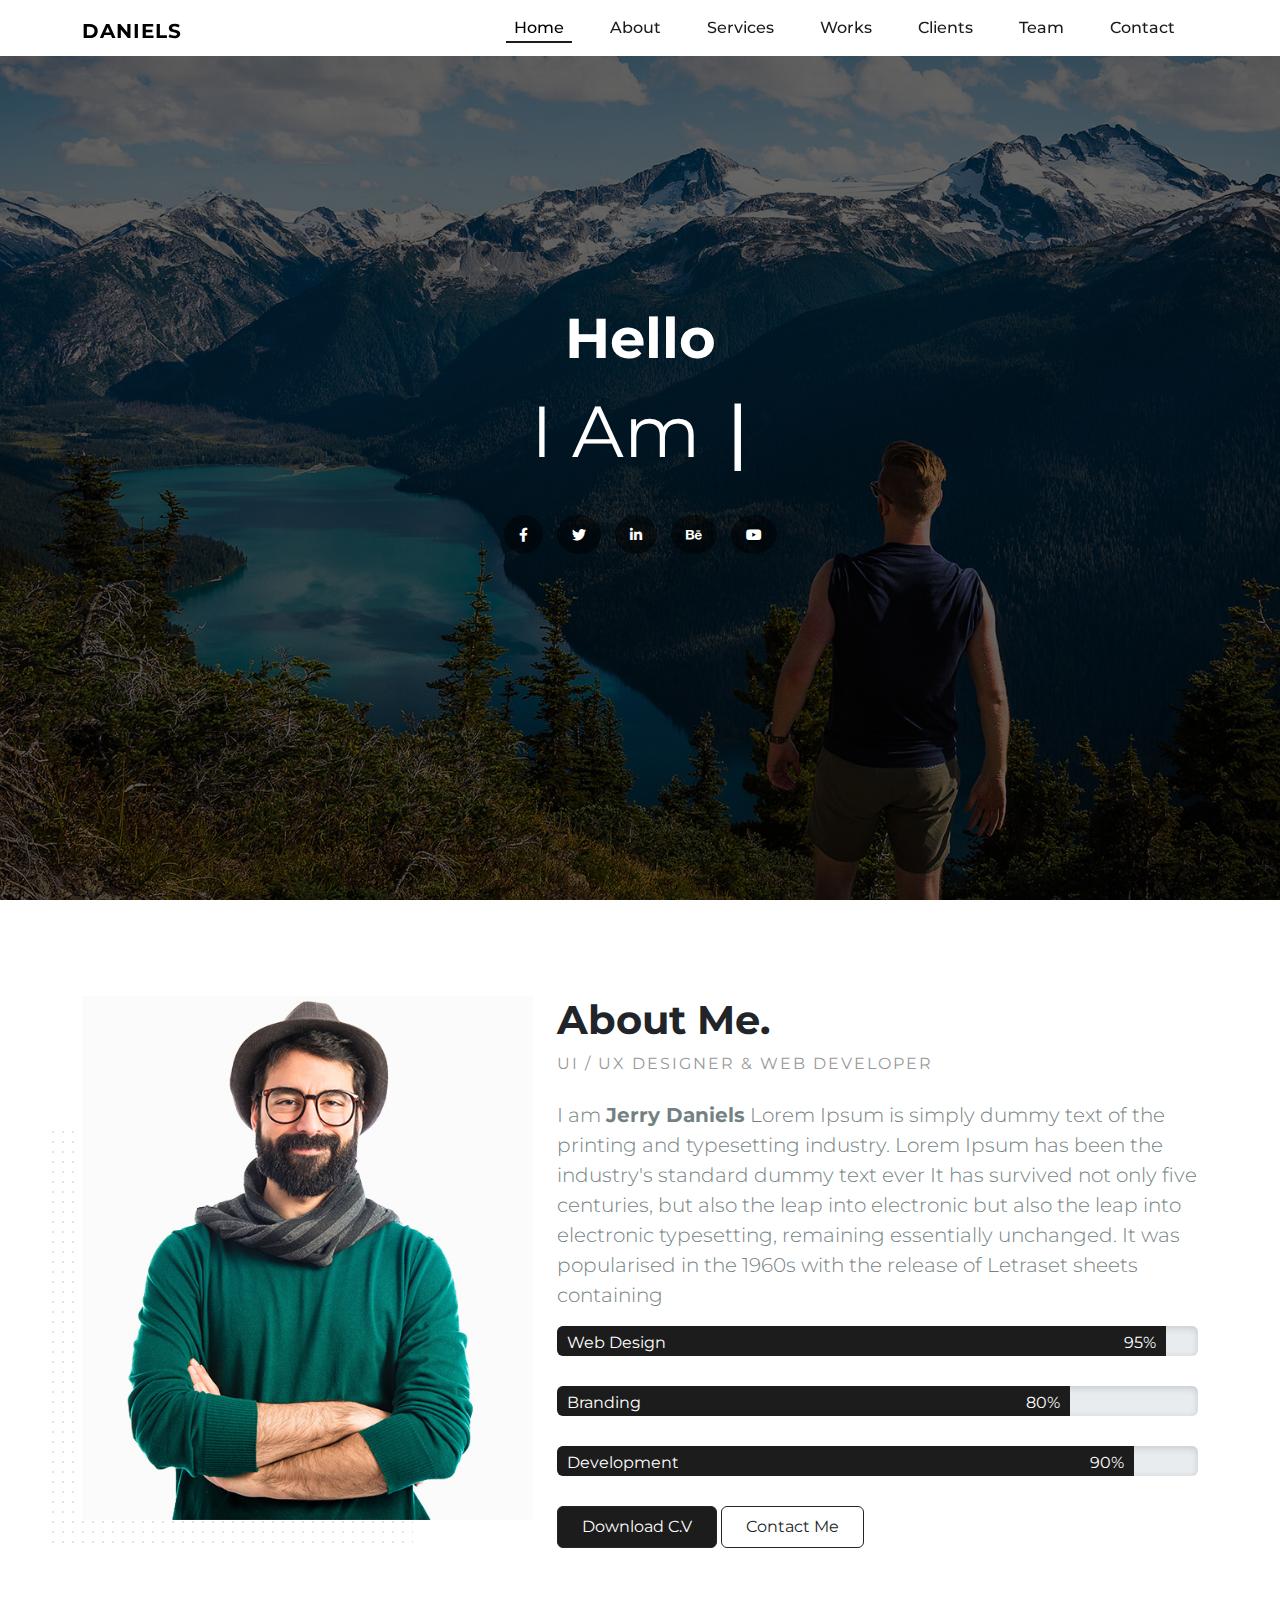
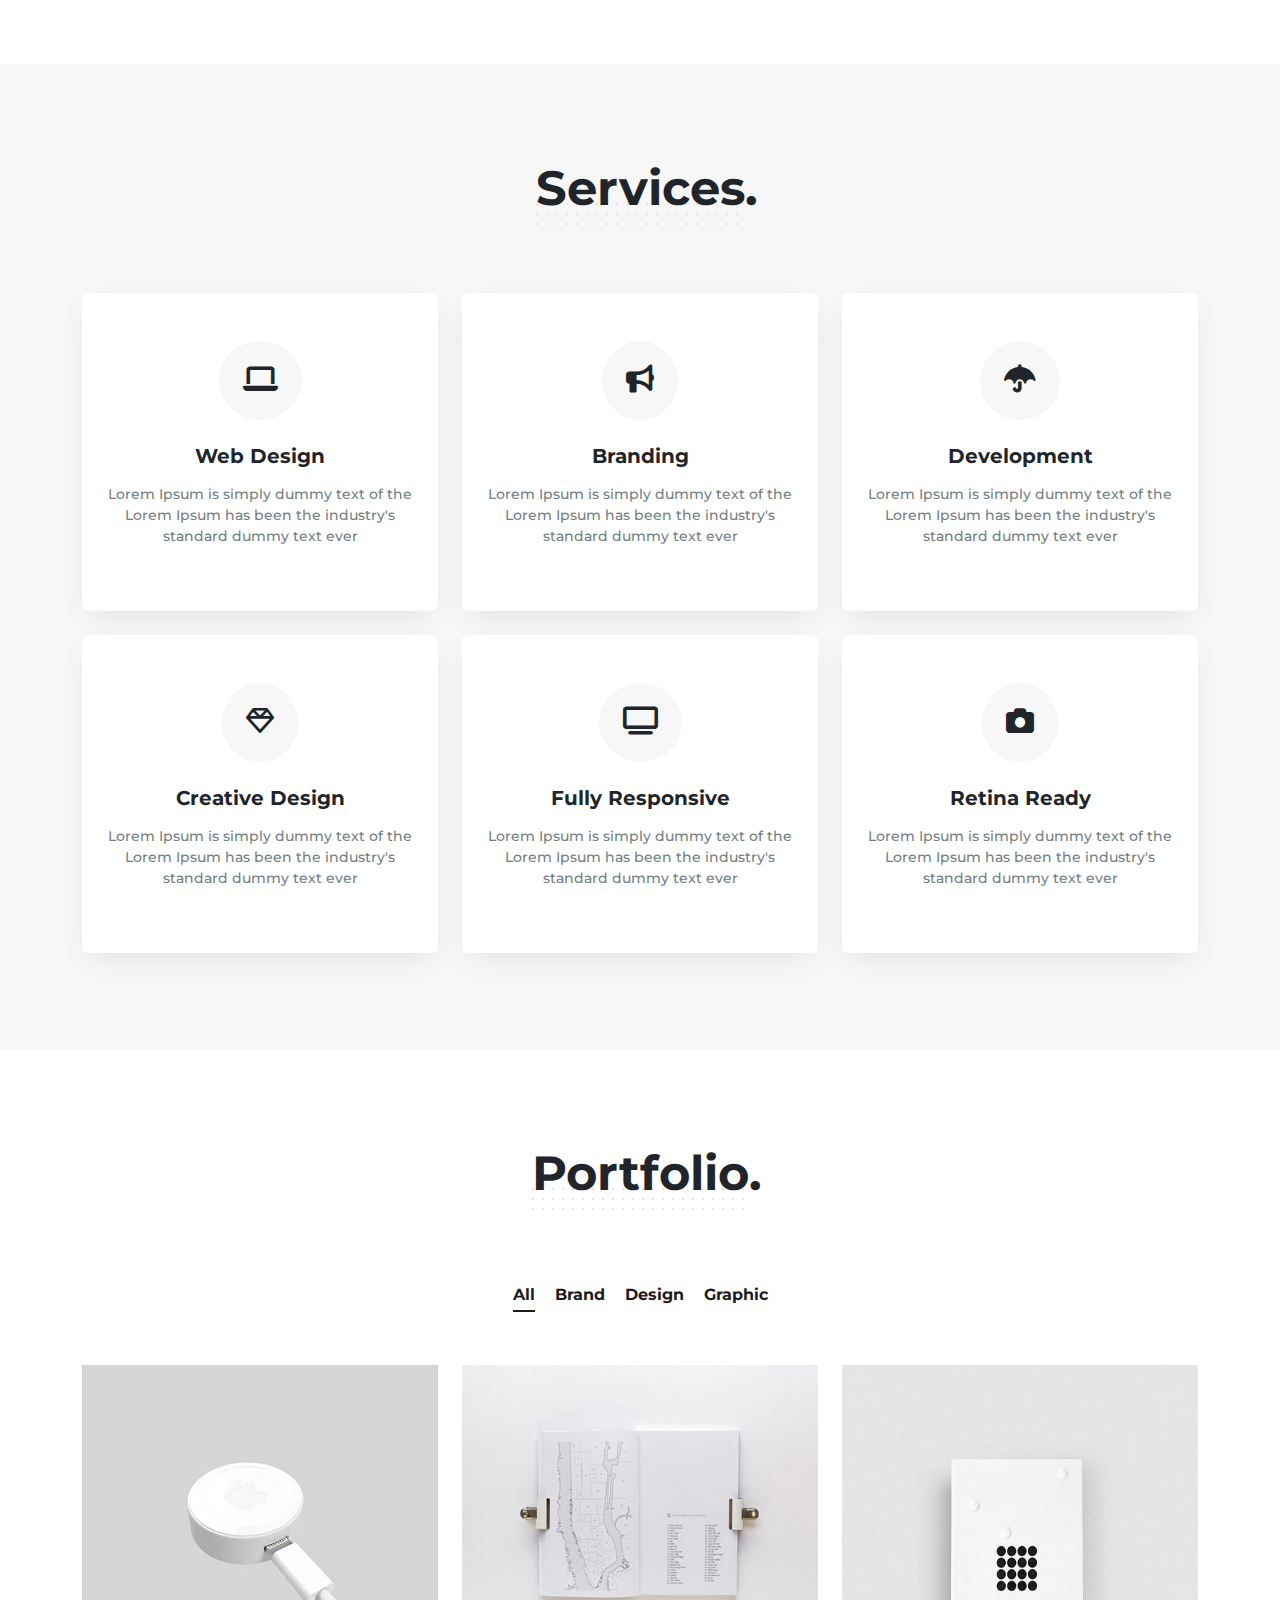
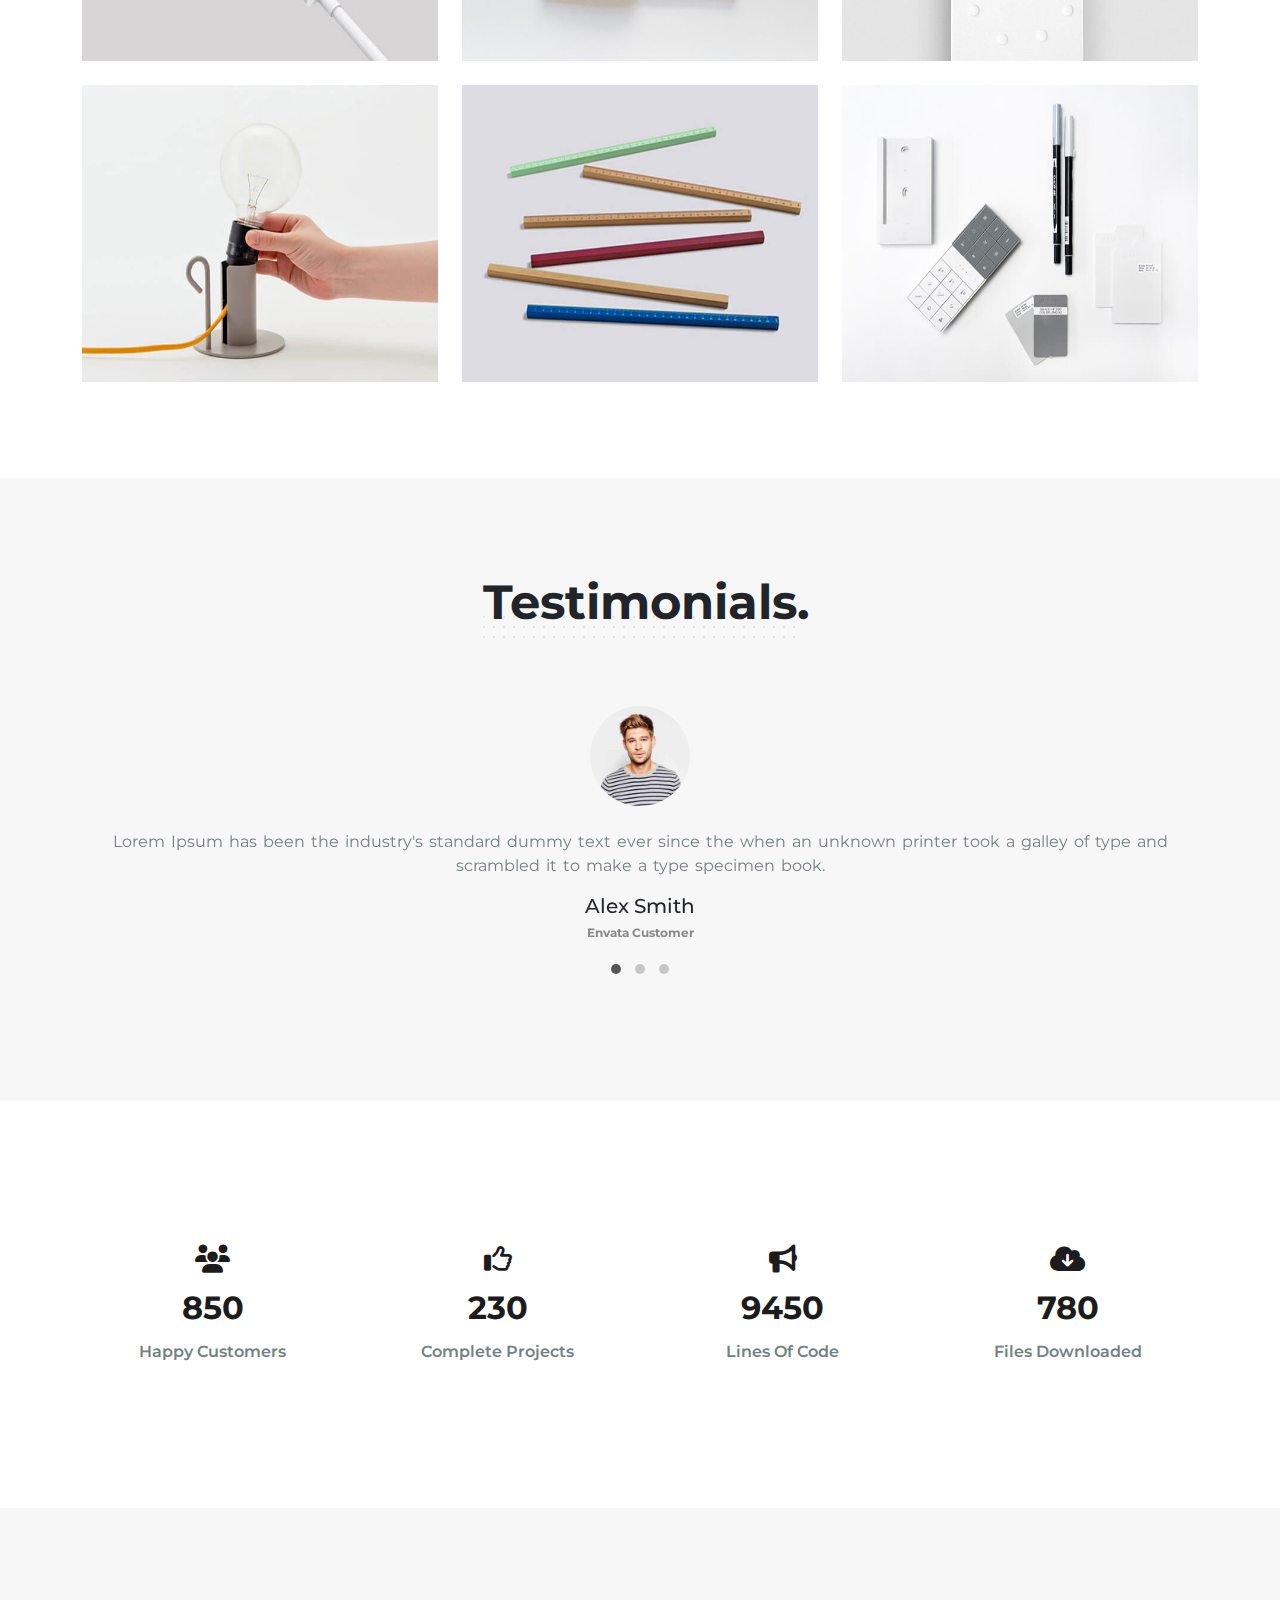
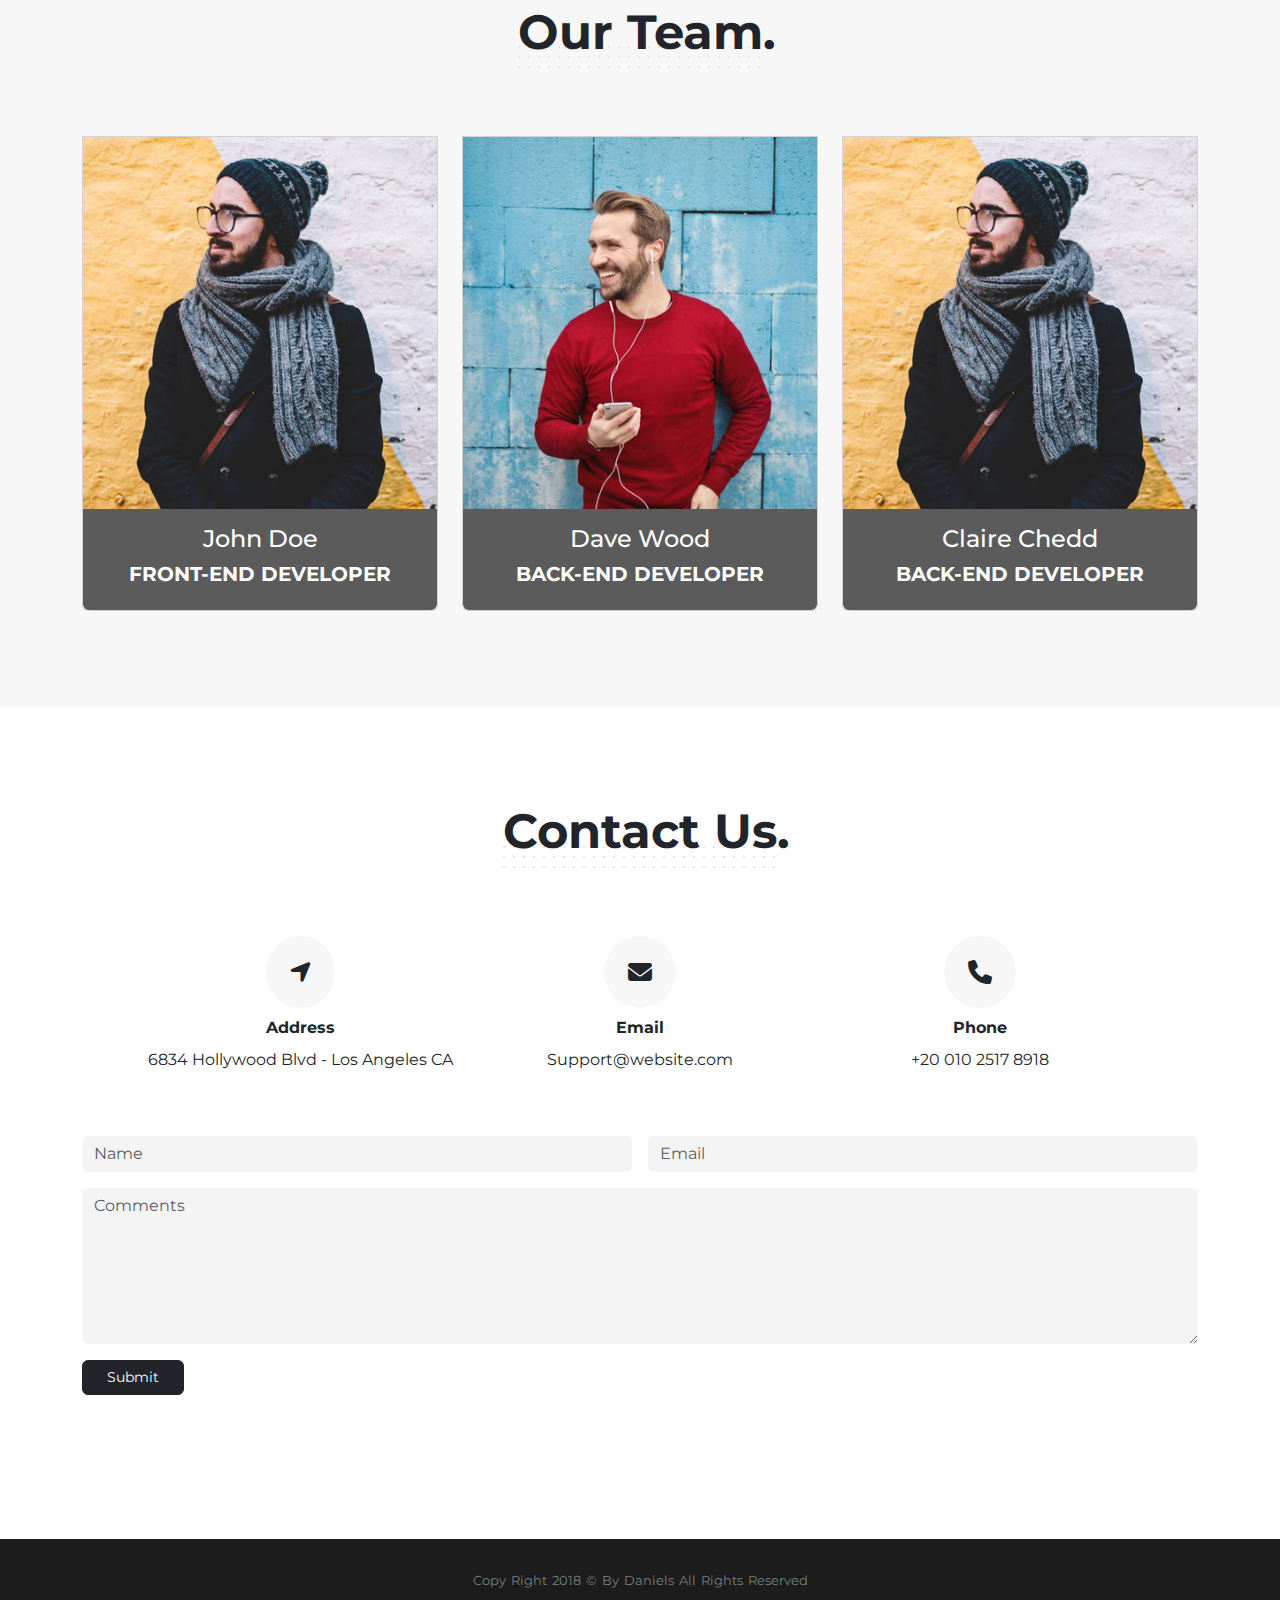
<file: exam-1-DANIELS/index.html>
<!DOCTYPE html>
<html lang="en">
  <head>
    <meta charset="UTF-8" />
    <meta name="viewport" content="width=device-width, initial-scale=1.0" />
    <link rel="shortcut icon" href="./imgs/favicon.ico" type="image/x-icon" />
    <title>Daniels</title>
    <!-- fonts -->
    <link rel="preconnect" href="https://fonts.googleapis.com" />
    <link rel="preconnect" href="https://fonts.gstatic.com" crossorigin />
    <link
      href="https://fonts.googleapis.com/css2?family=Montserrat:wght@400;500;600;700;800&display=swap"
      rel="stylesheet"
    />
    <!-- Style -->
    <link rel="stylesheet" href="./css/all.min.css" />
    <link rel="stylesheet" href="./css/bootstrap.min.css" />
    <link rel="stylesheet" href="./css/style.css" />
  </head>
  <body data-bs-spy="scroll" data-bs-target="#navbar-daniels">
    <!-- Start Navbar -->
    <nav
      id="navbar-daniels"
      class="navbar navbar-expand-lg fixed-top bg-white p-0"
    >
      <div class="container">
        <h1>
          <a class="navbar-brand fw-bold" href="#home">DANIELS</a>
        </h1>
        <button
          class="navbar-toggler"
          type="button"
          data-bs-toggle="collapse"
          data-bs-target="#navbarNav"
          aria-controls="navbarNav"
          aria-expanded="false"
          aria-label="Toggle navigation"
        >
          <span class="navbar-toggler-icon"></span>
        </button>
        <div class="collapse navbar-collapse" id="navbarNav">
          <ul class="navbar-nav ms-auto text-md-center">
            <li class="nav-item mx-auto">
              <a class="nav-link active" aria-current="page" href="#home"
                >Home</a
              >
            </li>
            <li class="nav-item mx-auto">
              <a class="nav-link" href="#about">About</a>
            </li>
            <li class="nav-item mx-auto">
              <a class="nav-link" href="#services">Services</a>
            </li>
            <li class="nav-item mx-auto">
              <a class="nav-link" href="#works">Works</a>
            </li>
            <li class="nav-item mx-auto">
              <a class="nav-link" href="#clients">Clients</a>
            </li>
            <li class="nav-item mx-auto">
              <a class="nav-link" href="#team">Team</a>
            </li>
            <li class="nav-item mx-auto">
              <a class="nav-link" href="#contact">Contact</a>
            </li>
          </ul>
        </div>
      </div>
    </nav>
    <!-- End Navbar -->
    <!-- Start Header -->
    <header
      id="home"
      class="home min-vh-100 d-flex justify-content-center align-items-center"
    >
      <div class="heading-contact text-center">
        <p class="display-4 fw-bold text-white">Hello</p>
        <h2 class="display-2 text-white">I Am</h2>
        <div class="heading-icons my-5">
          <span
            ><a href="#"><i class="fa-brands fa-facebook-f"></i></a
          ></span>
          <span
            ><a href="#"><i class="fa-brands fa-twitter"></i></a
          ></span>
          <span
            ><a href="#"><i class="fa-brands fa-linkedin-in"></i></a
          ></span>
          <span
            ><a href="#"><i class="fa-brands fa-behance"></i></a
          ></span>
          <span
            ><a href="#"> <i class="fa-brands fa-youtube"></i></a
          ></span>
        </div>
      </div>
    </header>
    <!-- End Header -->
    <!-- Start About -->
    <section id="about" class="about">
      <div class="container">
        <div class="row">
          <div class="col-lg-5">
            <div class="img position-relative mb-5">
              <img class="w-100" src="./imgs/hero.jpg" alt="" />
            </div>
          </div>
          <div class="col-lg-7">
            <h3 class="display-6 fw-bold">About Me</h3>
            <p class="light-gray l-spacing">UI / UX DESIGNER & WEB DEVELOPER</p>
            <p class="lead p-color mt-4">
              I am <span class="fw-bold">Jerry Daniels</span> Lorem Ipsum is
              simply dummy text of the printing and typesetting industry. Lorem
              Ipsum has been the industry's standard dummy text ever It has
              survived not only five centuries, but also the leap into
              electronic but also the leap into electronic typesetting,
              remaining essentially unchanged. It was popularised in the 1960s
              with the release of Letraset sheets containing
            </p>
            <div class="skills">
              <div
                class="progress"
                role="progressbar"
                aria-label="Example with label"
                aria-valuenow="95"
                aria-valuemin="0"
                aria-valuemax="100"
              >
                <div
                  class="progress-bar text-start fs-6 d-flex flex-row justify-content-between"
                  style="width: 95%"
                >
                  <span>Web Design</span>
                  <span>95%</span>
                </div>
              </div>
              <div
                class="progress"
                role="progressbar"
                aria-label="Example with label"
                aria-valuenow="80"
                aria-valuemin="0"
                aria-valuemax="100"
              >
                <div
                  class="progress-bar text-start fs-6 d-flex flex-row justify-content-between"
                  style="width: 80%"
                >
                  <span>Branding</span>
                  <span>80%</span>
                </div>
              </div>
              <div
                class="progress"
                role="progressbar"
                aria-label="Example with label"
                aria-valuenow="90"
                aria-valuemin="0"
                aria-valuemax="100"
              >
                <div
                  class="progress-bar text-start fs-6 d-flex flex-row justify-content-between"
                  style="width: 90%"
                >
                  <span>Development</span>
                  <span>90%</span>
                </div>
              </div>
            </div>
            <div class="about-button">
              <button type="button" class="btn btn-dark px-4 py-2">
                Download C.V
              </button>
              <button type="button" class="btn btn-outline-dark px-4 py-2">
                Contact Me
              </button>
            </div>
          </div>
        </div>
      </div>
    </section>
    <!-- End About -->
    <!-- Start Services -->
    <section id="services" class="services bg-section-color">
      <div class="main-heading text-center">
        <h3 class="display-5 fw-bold">Services</h3>
      </div>
      <div class="container">
        <div class="row g-4">
          <div class="col-lg-4">
            <div class="item bg-white rounded-3 px-4 py-5 text-center">
              <span class="p-4 bg-section-color rounded-circle d-inline-block">
                <i class="fa-solid fa-laptop fs-3"></i>
              </span>
              <h5 class="mb-3 my-4 fw-bold">Web Design</h5>
              <p>
                Lorem Ipsum is simply dummy text of the Lorem Ipsum has been the
                industry's standard dummy text ever
              </p>
            </div>
          </div>
          <div class="col-lg-4">
            <div class="item bg-white rounded-2 px-3 py-5 text-center">
              <span class="p-4 bg-section-color rounded-circle d-inline-block">
                <i class="fa-solid fa-bullhorn fs-3"></i>
              </span>
              <h5 class="mb-3 my-4 fw-bold">Branding</h5>
              <p>
                Lorem Ipsum is simply dummy text of the Lorem Ipsum has been the
                industry's standard dummy text ever
              </p>
            </div>
          </div>
          <div class="col-lg-4">
            <div class="item bg-white rounded-2 px-3 py-5 text-center">
              <span class="p-4 bg-section-color rounded-circle d-inline-block">
                <i class="fa-solid fa-umbrella fs-3"></i>
              </span>
              <h5 class="mb-3 my-4 fw-bold">Development</h5>
              <p>
                Lorem Ipsum is simply dummy text of the Lorem Ipsum has been the
                industry's standard dummy text ever
              </p>
            </div>
          </div>
          <div class="col-lg-4">
            <div class="item bg-white rounded-2 px-3 py-5 text-center">
              <span class="p-4 bg-section-color rounded-circle d-inline-block">
                <i class="fa-regular fa-gem fs-3"></i>
              </span>
              <h5 class="mb-3 my-4 fw-bold">Creative Design</h5>
              <p>
                Lorem Ipsum is simply dummy text of the Lorem Ipsum has been the
                industry's standard dummy text ever
              </p>
            </div>
          </div>
          <div class="col-lg-4">
            <div class="item bg-white rounded-2 px-3 py-5 text-center">
              <span class="p-4 bg-section-color rounded-circle d-inline-block">
                <i class="fa-solid fa-tv fs-3"></i>
              </span>
              <h5 class="mb-3 my-4 fw-bold">Fully Responsive</h5>
              <p>
                Lorem Ipsum is simply dummy text of the Lorem Ipsum has been the
                industry's standard dummy text ever
              </p>
            </div>
          </div>
          <div class="col-lg-4">
            <div class="item bg-white rounded-2 px-3 py-5 text-center">
              <span class="p-4 bg-section-color rounded-circle d-inline-block">
                <i class="fa-solid fa-camera fs-3"></i>
              </span>
              <h5 class="mb-3 my-4 fw-bold">Retina Ready</h5>
              <p>
                Lorem Ipsum is simply dummy text of the Lorem Ipsum has been the
                industry's standard dummy text ever
              </p>
            </div>
          </div>
        </div>
      </div>
    </section>
    <!-- End Services -->
    <!-- Start Portfolio / Works -->
    <section id="works">
      <div class="main-heading text-center">
        <h3 class="display-5 fw-bold">Portfolio</h3>
      </div>
      <ul
        class="nav nav-pills mb-5 fit-content mx-auto"
        id="pills-tab"
        role="tablist"
      >
        <li class="nav-item" role="presentation">
          <button
            class="nav-link active"
            id="pills-all-tab"
            data-bs-toggle="pill"
            data-bs-target="#pills-all"
            type="button"
            role="tab"
            aria-controls="pills-all"
            aria-selected="true"
          >
            All
          </button>
        </li>
        <li class="nav-item" role="presentation">
          <button
            class="nav-link"
            id="pills-brand-tab"
            data-bs-toggle="pill"
            data-bs-target="#pills-brand"
            type="button"
            role="tab"
            aria-controls="pills-brand"
            aria-selected="false"
          >
            Brand
          </button>
        </li>
        <li class="nav-item" role="presentation">
          <button
            class="nav-link"
            id="pills-design-tab"
            data-bs-toggle="pill"
            data-bs-target="#pills-design"
            type="button"
            role="tab"
            aria-controls="pills-design"
            aria-selected="false"
          >
            Design
          </button>
        </li>
        <li class="nav-item" role="presentation">
          <button
            class="nav-link"
            id="pills-graphic-tab"
            data-bs-toggle="pill"
            data-bs-target="#pills-graphic"
            type="button"
            role="tab"
            aria-controls="pills-graphic"
            aria-selected="false"
          >
            Graphic
          </button>
        </li>
      </ul>
      <div class="tab-content" id="pills-tabContent">
        <div
          class="tab-pane fade show active"
          id="pills-all"
          role="tabpanel"
          aria-labelledby="pills-all-tab"
          tabindex="0"
        >
          <div class="container">
            <div class="row g-4">
              <div class="col-md-6 col-lg-4">
                <div class="item position-relative">
                  <img class="w-100" src="./imgs/portfolio/1.jpg" alt="" />
                  <div class="layer"></div>
                  <div class="product-content translate-middle text-center">
                    <p class="l-spacing">WEB DESIGN</p>
                    <div class="product-links">
                      <span class="p-2 rounded-circle"
                        ><i class="fa-solid fa-link"></i
                      ></span>
                      <span class="p-2 rounded-circle"
                        ><i class="fa-solid fa-magnifying-glass-plus"></i
                      ></span>
                    </div>
                  </div>
                </div>
              </div>
              <div class="col-md-6 col-lg-4">
                <div class="item position-relative">
                  <img class="w-100" src="./imgs/portfolio/2.jpg" alt="" />
                  <div class="layer"></div>
                  <div class="product-content translate-middle text-center">
                    <p class="l-spacing">WEB DESIGN</p>
                    <div class="product-links">
                      <span class="p-2 rounded-circle"
                        ><i class="fa-solid fa-link"></i
                      ></span>
                      <span class="p-2 rounded-circle"
                        ><i class="fa-solid fa-magnifying-glass-plus"></i
                      ></span>
                    </div>
                  </div>
                </div>
              </div>
              <div class="col-md-6 col-lg-4">
                <div class="item position-relative">
                  <img class="w-100" src="./imgs/portfolio/3.jpg" alt="" />
                  <div class="layer"></div>
                  <div class="product-content translate-middle text-center">
                    <p class="l-spacing">WEB DESIGN</p>
                    <div class="product-links">
                      <span class="p-2 rounded-circle"
                        ><i class="fa-solid fa-link"></i
                      ></span>
                      <span class="p-2 rounded-circle"
                        ><i class="fa-solid fa-magnifying-glass-plus"></i
                      ></span>
                    </div>
                  </div>
                </div>
              </div>
              <div class="col-md-6 col-lg-4">
                <div class="item position-relative">
                  <img class="w-100" src="./imgs/portfolio/4.jpg" alt="" />
                  <div class="layer"></div>
                  <div class="product-content translate-middle text-center">
                    <p class="l-spacing">WEB DESIGN</p>
                    <div class="product-links">
                      <span class="p-2 rounded-circle"
                        ><i class="fa-solid fa-link"></i
                      ></span>
                      <span class="p-2 rounded-circle"
                        ><i class="fa-solid fa-magnifying-glass-plus"></i
                      ></span>
                    </div>
                  </div>
                </div>
              </div>
              <div class="col-md-6 col-lg-4">
                <div class="item position-relative">
                  <img class="w-100" src="./imgs/portfolio/5.jpg" alt="" />
                  <div class="layer"></div>
                  <div class="product-content translate-middle text-center">
                    <p class="l-spacing">WEB DESIGN</p>
                    <div class="product-links">
                      <span class="p-2 rounded-circle"
                        ><i class="fa-solid fa-link"></i
                      ></span>
                      <span class="p-2 rounded-circle"
                        ><i class="fa-solid fa-magnifying-glass-plus"></i
                      ></span>
                    </div>
                  </div>
                </div>
              </div>
              <div class="col-md-6 col-lg-4">
                <div class="item position-relative">
                  <img class="w-100" src="./imgs/portfolio/6.jpg" alt="" />
                  <div class="layer"></div>
                  <div class="product-content translate-middle text-center">
                    <p class="l-spacing">WEB DESIGN</p>
                    <div class="product-links">
                      <span class="p-2 rounded-circle"
                        ><i class="fa-solid fa-link"></i
                      ></span>
                      <span class="p-2 rounded-circle"
                        ><i class="fa-solid fa-magnifying-glass-plus"></i
                      ></span>
                    </div>
                  </div>
                </div>
              </div>
            </div>
          </div>
        </div>
        <div
          class="tab-pane fade"
          id="pills-brand"
          role="tabpanel"
          aria-labelledby="pills-brand-tab"
          tabindex="0"
        >
          <div class="container">
            <div class="row g-4">
              <div class="col-md-6 col-lg-4">
                <div class="item position-relative">
                  <img class="w-100" src="./imgs/portfolio/4.jpg" alt="" />
                  <div class="layer"></div>
                  <div class="product-content translate-middle text-center">
                    <p class="l-spacing">WEB DESIGN</p>
                    <div class="product-links">
                      <span class="p-2 rounded-circle"
                        ><i class="fa-solid fa-link"></i
                      ></span>
                      <span class="p-2 rounded-circle"
                        ><i class="fa-solid fa-magnifying-glass-plus"></i
                      ></span>
                    </div>
                  </div>
                </div>
              </div>

              <div class="col-md-6 col-lg-4">
                <div class="item position-relative">
                  <img class="w-100" src="./imgs/portfolio/6.jpg" alt="" />
                  <div class="layer"></div>
                  <div class="product-content translate-middle text-center">
                    <p class="l-spacing">WEB DESIGN</p>
                    <div class="product-links">
                      <span class="p-2 rounded-circle"
                        ><i class="fa-solid fa-link"></i
                      ></span>
                      <span class="p-2 rounded-circle"
                        ><i class="fa-solid fa-magnifying-glass-plus"></i
                      ></span>
                    </div>
                  </div>
                </div>
              </div>
            </div>
          </div>
        </div>
        <div
          class="tab-pane fade"
          id="pills-design"
          role="tabpanel"
          aria-labelledby="pills-design-tab"
          tabindex="0"
        >
          <div class="container">
            <div class="row g-4">
              <div class="col-md-6 col-lg-4">
                <div class="item position-relative">
                  <img class="w-100" src="./imgs/portfolio/2.jpg" alt="" />
                  <div class="layer"></div>
                  <div class="product-content translate-middle text-center">
                    <p class="l-spacing">WEB DESIGN</p>
                    <div class="product-links">
                      <span class="p-2 rounded-circle"
                        ><i class="fa-solid fa-link"></i
                      ></span>
                      <span class="p-2 rounded-circle"
                        ><i class="fa-solid fa-magnifying-glass-plus"></i
                      ></span>
                    </div>
                  </div>
                </div>
              </div>
              <div class="col-md-6 col-lg-4">
                <div class="item position-relative">
                  <img class="w-100" src="./imgs/portfolio/5.jpg" alt="" />
                  <div class="layer"></div>
                  <div class="product-content translate-middle text-center">
                    <p class="l-spacing">WEB DESIGN</p>
                    <div class="product-links">
                      <span class="p-2 rounded-circle"
                        ><i class="fa-solid fa-link"></i
                      ></span>
                      <span class="p-2 rounded-circle"
                        ><i class="fa-solid fa-magnifying-glass-plus"></i
                      ></span>
                    </div>
                  </div>
                </div>
              </div>
            </div>
          </div>
        </div>
        <div
          class="tab-pane fade"
          id="pills-graphic"
          role="tabpanel"
          aria-labelledby="pills-graphic-tab"
          tabindex="0"
        >
          <div class="container">
            <div class="row g-4">
              <div class="col-md-6 col-lg-4">
                <div class="item position-relative">
                  <img class="w-100" src="./imgs/portfolio/1.jpg" alt="" />
                  <div class="layer"></div>
                  <div class="product-content translate-middle text-center">
                    <p class="l-spacing">WEB DESIGN</p>
                    <div class="product-links">
                      <span class="p-2 rounded-circle"
                        ><i class="fa-solid fa-link"></i
                      ></span>
                      <span class="p-2 rounded-circle"
                        ><i class="fa-solid fa-magnifying-glass-plus"></i
                      ></span>
                    </div>
                  </div>
                </div>
              </div>
              <div class="col-md-6 col-lg-4">
                <div class="item position-relative">
                  <img class="w-100" src="./imgs/portfolio/3.jpg" alt="" />
                  <div class="layer"></div>
                  <div class="product-content translate-middle text-center">
                    <p class="l-spacing">WEB DESIGN</p>
                    <div class="product-links">
                      <span class="p-2 rounded-circle"
                        ><i class="fa-solid fa-link"></i
                      ></span>
                      <span class="p-2 rounded-circle"
                        ><i class="fa-solid fa-magnifying-glass-plus"></i
                      ></span>
                    </div>
                  </div>
                </div>
              </div>
              <div class="col-md-6 col-lg-4">
                <div class="item position-relative">
                  <img class="w-100" src="./imgs/portfolio/5.jpg" alt="" />
                  <div class="layer"></div>
                  <div class="product-content translate-middle text-center">
                    <p class="l-spacing">WEB DESIGN</p>
                    <div class="product-links">
                      <span class="p-2 rounded-circle"
                        ><i class="fa-solid fa-link"></i
                      ></span>
                      <span class="p-2 rounded-circle"
                        ><i class="fa-solid fa-magnifying-glass-plus"></i
                      ></span>
                    </div>
                  </div>
                </div>
              </div>
            </div>
          </div>
        </div>
      </div>
    </section>
    <!-- End Portfolio / Works -->
    <!-- Start Testimonials / clients -->
    <section id="clients" class="clients bg-section-color">
      <div class="container">
        <div class="main-heading text-center">
          <h3 class="display-5 fw-bold">Testimonials</h3>
        </div>
        <div
          id="carouselExampleIndicators"
          class="carousel slide"
          data-bs-ride="carousel"
        >
          <div class="carousel-inner">
            <div class="carousel-item text-center active">
              <div class="img mx-auto mb-4">
                <img
                  src="./imgs/1_New1.jpg"
                  class="d-block w-100 rounded-circle"
                  alt="..."
                />
              </div>
              <p>
                Lorem Ipsum has been the industry's standard dummy text ever
                since the when an unknown printer took a galley of type and
                scrambled it to make a type specimen book.
              </p>
              <h5>Alex Smith</h5>
              <h6>Envata Customer</h6>
            </div>
            <div class="carousel-item text-center">
              <div class="img mx-auto mb-4">
                <img
                  src="./imgs/1_New1.jpg"
                  class="d-block w-100 rounded-circle"
                  alt="..."
                />
              </div>
              <p>
                Lorem Ipsum has been the industry's standard dummy text ever
                since the when an unknown printer took a galley of type and
                scrambled it to make a type specimen book.
              </p>
              <h5>Alex Smith</h5>
              <h6>Envata Customer</h6>
            </div>
            <div class="carousel-item text-center">
              <div class="img mx-auto mb-4">
                <img
                  src="./imgs/1_New1.jpg"
                  class="d-block w-100 rounded-circle"
                  alt="..."
                />
              </div>
              <p>
                Lorem Ipsum has been the industry's standard dummy text ever
                since the when an unknown printer took a galley of type and
                scrambled it to make a type specimen book.
              </p>
              <h5>Alex Smith</h5>
              <h6>Envata Customer</h6>
            </div>
          </div>
          <div class="carousel-indicators position-static">
            <button
              type="button"
              data-bs-target="#carouselExampleIndicators"
              data-bs-slide-to="0"
              class="active"
              aria-current="true"
              aria-label="Slide 1"
            ></button>
            <button
              type="button"
              data-bs-target="#carouselExampleIndicators"
              data-bs-slide-to="1"
              aria-label="Slide 2"
            ></button>
            <button
              type="button"
              data-bs-target="#carouselExampleIndicators"
              data-bs-slide-to="2"
              aria-label="Slide 3"
            ></button>
          </div>
        </div>
      </div>
    </section>
    <!-- End Testimonials / clients -->
    <!-- start Counter -->
    <section class="counter">
      <div class="container">
        <div class="row">
          <div class="col-lg-3">
            <div class="item p-5 text-center">
              <i class="fa-solid fa-users fs-3"></i>
              <p class="fs-2 fw-bold my-2">850</p>
              <span class="">Happy Customers</span>
            </div>
          </div>
          <div class="col-lg-3">
            <div class="item p-5 text-center">
              <i class="fa-regular fa-thumbs-up fs-3"></i>
              <p class="fs-2 fw-bold my-2">230</p>
              <span>Complete Projects</span>
            </div>
          </div>
          <div class="col-lg-3">
            <div class="item p-5 text-center">
              <i class="fa-solid fa-bullhorn fs-3"></i>
              <p class="fs-2 fw-bold my-2">9450</p>
              <span class="">Lines Of Code</span>
            </div>
          </div>
          <div class="col-lg-3">
            <div class="item p-5 text-center">
              <i class="fa-solid fa-cloud-arrow-down fs-3"></i>
              <p class="fs-2 fw-bold my-2">780</p>
              <span class="">Files Downloaded</span>
            </div>
          </div>
        </div>
      </div>
    </section>
    <!-- End Counter -->
    <!-- Start Team -->
    <section id="team" class="bg-section-color">
      <div class="main-heading text-center">
        <h3 class="display-5 fw-bold">Our Team</h3>
      </div>
      <div class="container">
        <div class="row g-4">
          <div class="col-md-12 col-lg-4">
            <div class="card rounded-top-0">
              <div class="img position-relative">
                <img
                  src="./imgs/1.jpg"
                  class="card-img-top rounded-top-0"
                  alt="John Doe"
                />
                <div
                  class="layer d-flex justify-content-center align-items-center"
                >
                  <span><i class="fa-brands fa-facebook-f"></i></span>
                  <span><i class="fa-brands fa-twitter"></i></span>
                  <span><i class="fa-brands fa-pinterest"></i></span>
                  <span><i class="fa-brands fa-linkedin-in"></i></span>
                </div>
              </div>
              <div class="card-body text-center rounded-bottom-2">
                <h4>John Doe</h4>
                <h5 class="fw-bold">FRONT-END DEVELOPER</h5>
              </div>
            </div>
          </div>
          <div class="col-md-12 col-lg-4">
            <div class="card rounded-top-0">
              <div class="img position-relative">
                <img
                  src="./imgs/2.jpg"
                  class="card-img-top rounded-top-0"
                  alt="John Doe"
                />
                <div
                  class="layer d-flex justify-content-center align-items-center"
                >
                  <span><i class="fa-brands fa-facebook-f"></i></span>
                  <span><i class="fa-brands fa-twitter"></i></span>
                  <span><i class="fa-brands fa-pinterest"></i></span>
                  <span><i class="fa-brands fa-linkedin-in"></i></span>
                </div>
              </div>
              <div class="card-body text-center rounded-bottom-2">
                <h4>Dave Wood</h4>
                <h5 class="fw-bold">BACK-END DEVELOPER</h5>
              </div>
            </div>
          </div>
          <div class="col-md-12 col-lg-4">
            <div class="card rounded-top-0">
              <div class="img position-relative">
                <img
                  src="./imgs/1.jpg"
                  class="card-img-top rounded-top-0"
                  alt="John Doe"
                />
                <div
                  class="layer d-flex justify-content-center align-items-center"
                >
                  <span><i class="fa-brands fa-facebook-f"></i></span>
                  <span><i class="fa-brands fa-twitter"></i></span>
                  <span><i class="fa-brands fa-pinterest"></i></span>
                  <span><i class="fa-brands fa-linkedin-in"></i></span>
                </div>
              </div>
              <div class="card-body text-center rounded-bottom-2">
                <h4>Claire Chedd</h4>
                <h5 class="fw-bold">BACK-END DEVELOPER</h5>
              </div>
            </div>
          </div>
        </div>
      </div>
    </section>
    <!-- End Team -->
    <!-- Start Contact -->
    <section id="contact">
      <div class="main-heading text-center">
        <h3 class="display-5 fw-bold">Contact Us</h3>
      </div>
      <div class="container">
        <div class="row g-4 mx-5">
          <div class="col-lg-4">
            <div class="item text-center">
              <i
                class="fa-solid fa-location-arrow fs-4 bg-section-color rounded-circle p-4"
              ></i>
              <p class="fw-bold my-2">Address</p>
              <span class="">6834 Hollywood Blvd - Los Angeles CA</span>
            </div>
          </div>
          <div class="col-lg-4">
            <div class="item text-center">
              <i
                class="fa-solid fa-envelope fs-4 bg-section-color rounded-circle p-4"
              ></i>
              <p class="fw-bold my-2">Email</p>
              <span>Support@website.com</span>
            </div>
          </div>
          <div class="col-lg-4">
            <div class="item text-center">
              <i
                class="fa-solid fa-phone fs-4 bg-section-color rounded-circle p-4"
              ></i>
              <p class="fw-bold my-2">Phone</p>
              <span class="">+20 010 2517 8918</span>
            </div>
          </div>
        </div>
        <form class="row g-3 my-5">
          <div class="col-lg-6">
            <input
              type="text"
              class="form-control"
              placeholder="Name"
              required
              name="name"
            />
          </div>
          <div class="col-lg-6">
            <input
              type="email"
              class="form-control"
              placeholder="Email"
              required
              name="email"
            />
          </div>
          <div class="col-12">
            <textarea
              class="form-control"
              rows="6"
              placeholder="Comments"
            ></textarea>
          </div>
          <div class="col-12">
            <button type="submit" class="btn btn-dark px-4">Submit</button>
          </div>
        </form>
      </div>
    </section>
    <!-- End Contact -->
    <!-- Start Footer -->
    <footer class="py-4 text-center">
      <p class="mb-0 py-2">
        Copy Right 2018 &copy; By Daniels All Rights Reserved
      </p>
    </footer>
    <!-- End Footer -->
    <script src="./js/bootstrap.bundle.min.js"></script>
  </body>
</html>
</file>
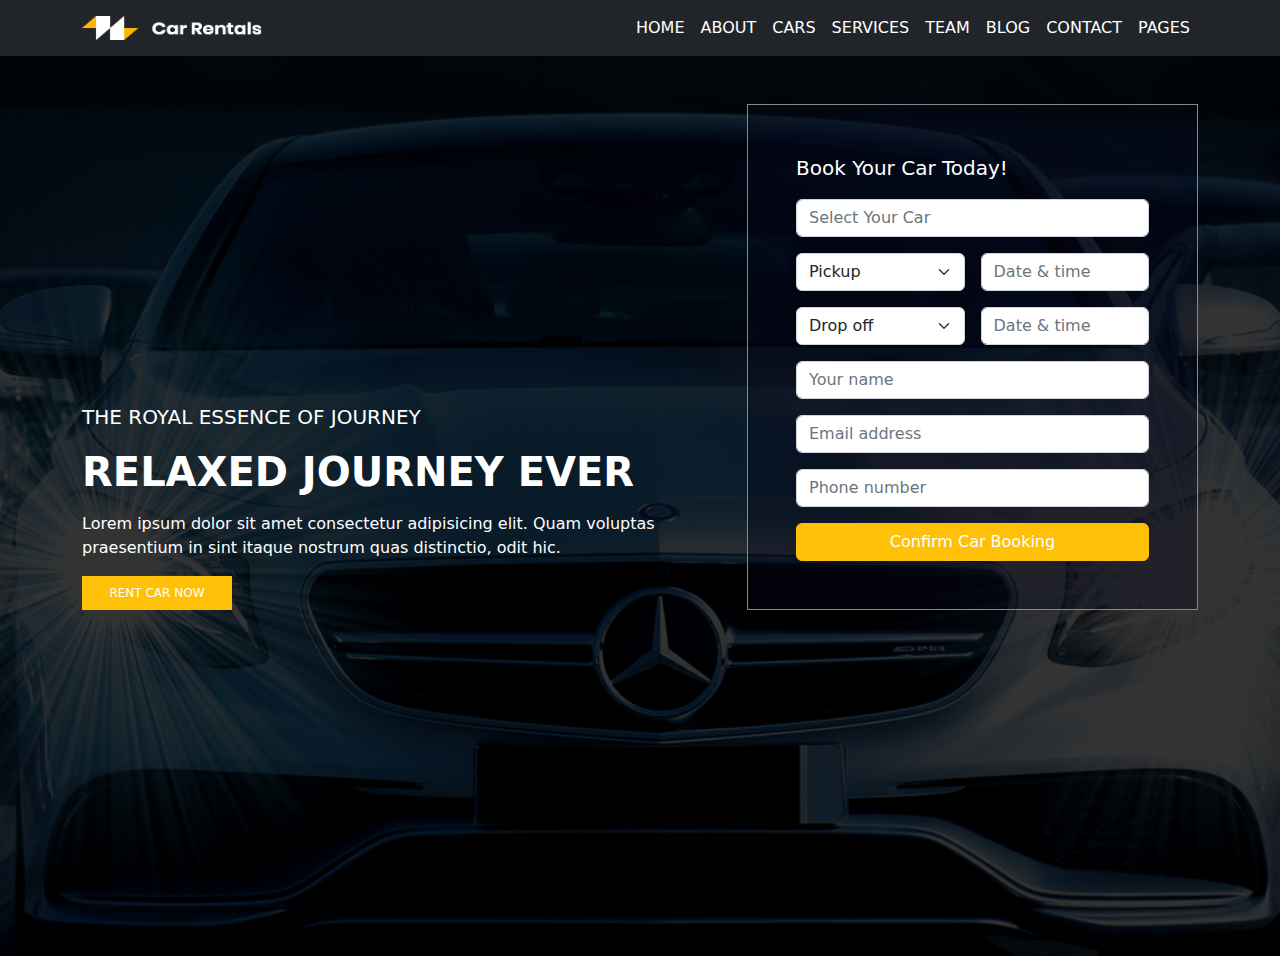
<file: task-3/index.html>
<!DOCTYPE html>
<html>
  <head>
    <meta charset="UTF-8" />
    <title>BS5</title>
    <meta name="viewport" content="width=device-width, initial-scale=1" />
    <link rel="stylesheet" href="css/all.min.css" type="text/css" />
    <link rel="stylesheet" href="css/bootstrap.css" type="text/css" />
    <link rel="stylesheet" href="css/styles.css" type="text/css" />
  </head>
  <body>
    <!-- Start Navbar -->
    <nav class="navbar navbar-expand-lg bg-dark">
      <div class="container">
        <a class="navbar-brand" href="#">
          <img
            src="./images/logo.png"
            alt="Logo"
            width="180"
            height="24"
            class="d-inline-block align-text-top"
          />
        </a>
        <button
          class="navbar-toggler"
          type="button"
          data-bs-toggle="collapse"
          data-bs-target="#navbarNav"
          aria-controls="navbarNav"
          aria-expanded="false"
          aria-label="Toggle navigation"
        >
          <span class="navbar-toggler-icon"></span>
        </button>
        <div class="collapse navbar-collapse" id="navbarNav">
          <ul class="navbar-nav ms-auto">
            <li class="nav-item">
              <a
                class="nav-link text-uppercase text-white active"
                aria-current="page"
                href="#home"
                >Home</a
              >
            </li>
            <li class="nav-item">
              <a class="nav-link text-uppercase text-white" href="#about"
                >About</a
              >
            </li>
            <li class="nav-item">
              <a class="nav-link text-uppercase text-white" href="#cars"
                >Cars</a
              >
            </li>
            <li class="nav-item">
              <a class="nav-link text-uppercase text-white" href="#services"
                >Services</a
              >
            </li>
            <li class="nav-item">
              <a class="nav-link text-uppercase text-white" href="#team"
                >team</a
              >
            </li>
            <li class="nav-item">
              <a class="nav-link text-uppercase text-white" href="#blog"
                >blog</a
              >
            </li>
            <li class="nav-item">
              <a class="nav-link text-uppercase text-white" href="#contact"
                >contact</a
              >
            </li>
            <li class="nav-item">
              <a class="nav-link text-uppercase text-white" href="#">pages</a>
            </li>
          </ul>
        </div>
      </div>
    </nav>
    <!-- End Navbar -->
    <!-- Start Home -->
    <header id="home" class="min-vh-100">
      <div class="container vh-100">
        <div class="row h-100">
          <div class="col-lg-7">
            <div
              class="heading h-100 d-flex flex-column justify-content-center text-white"
            >
              <span class="text-uppercase fs-5"
                >the royal essence of journey</span
              >
              <h2 class="text-uppercase my-3 display-6 fw-bold">
                relaxed journey ever
              </h2>
              <p>
                Lorem ipsum dolor sit amet consectetur adipisicing elit. Quam
                voluptas praesentium in sint itaque nostrum quas distinctio,
                odit hic.
              </p>
              <button
                type="submit"
                class="btn btn-warning text-white rounded-0 border-0"
              >
                RENT CAR NOW
              </button>
            </div>
          </div>
          <div class="col-lg-5">
            <div class="form my-5 p-5">
              <form>
                <p class="text-white fs-5">Book Your Car Today!</p>
                <div class="row g-3">
                  <div class="col-12">
                    <input
                      type="text"
                      class="form-control"
                      placeholder="Select Your Car"
                      aria-label="First name"
                    />
                  </div>
                  <div class="col-lg-6">
                    <select
                      class="form-select"
                      aria-label="Default select example"
                    >
                      <option selected>Pickup</option>
                      <option value="1">One</option>
                      <option value="2">Two</option>
                      <option value="3">Three</option>
                    </select>
                  </div>
                  <div class="col-lg-6">
                    <input
                      type="text"
                      class="form-control"
                      placeholder="Date & time"
                      aria-label="First name"
                    />
                  </div>
                  <div class="col-lg-6">
                    <select
                      class="form-select"
                      aria-label="Default select example"
                    >
                      <option selected>Drop off</option>
                      <option value="1">One</option>
                      <option value="2">Two</option>
                      <option value="3">Three</option>
                    </select>
                  </div>
                  <div class="col-lg-6">
                    <input
                      type="text"
                      class="form-control"
                      placeholder="Date & time"
                      aria-label="First name"
                    />
                  </div>
                  <div class="col-12">
                    <input
                      type="text"
                      class="form-control"
                      placeholder="Your name"
                    />
                  </div>
                  <div class="col-12">
                    <input
                      type="email"
                      class="form-control"
                      placeholder="Email address"
                    />
                  </div>
                  <div class="col-12">
                    <input
                      type="tel"
                      class="form-control"
                      placeholder="Phone number"
                    />
                  </div>
                  <div class="col-12">
                    <button
                      type="submit"
                      class="btn btn-warning text-white w-100"
                    >
                      Confirm Car Booking
                    </button>
                  </div>
                </div>
              </form>
            </div>
          </div>
        </div>
      </div>
    </header>
    <!-- End Home -->
    <script src="js/bootstrap.bundle.js"></script>
  </body>
</html>
</file>
<file: exam-1-DANIELS/css/style.css>
:root {
  --main-p-color: #738182;
  --main-h-color: #1c1c1c;
  --bg-section-color: #f7f7f7;
}

.bg-section-color {
  background-color: var(--bg-section-color);
}

.heading-color {
  color: var(--main-h-color);
}

.p-color {
  color: var(--main-p-color);
}

.light-gray {
  color: #999;
}

body {
  font-family: "Montserrat", sans-serif;
}

.l-spacing {
  letter-spacing: 2px;
}

section {
  padding: 6rem 0;
}

.fit-content {
  width: fit-content;
}

/* start navbar */
nav {
  box-shadow: 0px 30px 50px rgba(0, 0, 0, 0.05);
}

h1 a {
  letter-spacing: 1px;
  color: var(--main-h-color);
}

nav .nav-item {
  width: fit-content;
}

.navbar-nav .nav-link {
  position: relative;
  color: var(--main-h-color);
  font-weight: 500;
  margin: 0 15px;
}

.navbar-nav .nav-link::after {
  content: "";
  width: 0;
  height: 2px;
  background-color: var(--main-h-color);
  position: absolute;
  bottom: 5px;
  left: 0;
  transition: 0.3s width;
}

.navbar-nav .nav-link:hover::after {
  width: 100%;
}

.navbar-nav .nav-link.active:after {
  width: 100%;
}

/* Start Header */
header {
  background-image: linear-gradient(rgba(0, 0, 0, 0.6), rgba(0, 0, 0, 0.6)),
    url(../imgs/bg.jpg);
  background-position: center center;
  background-repeat: no-repeat;
  background-size: cover;
}

header .heading-icons span {
  background-color: rgba(0, 0, 0, 0.5);
  padding: 10px 15px;
  border-radius: 50%;
  margin: 0 5px;
}

header .heading-icons span a {
  color: #fff;
  font-size: 14px;
}

header .heading-contact h2 {
  font-weight: normal;
}

header .heading-contact h2::after {
  content: " |";
  margin-left: 8px;
  font-weight: 500;
  animation: typing 10s infinite;
}

@keyframes typing {
  0% {
    content: "L|";
  }
  1.5% {
    content: "La|";
  }
  3% {
    content: "Lar|";
  }
  4.5% {
    content: "Larr|";
  }
  6% {
    content: "Larry|";
  }
  7.5% {
    content: "Larry |";
  }
  9% {
    content: "Larry D|";
  }
  10.5% {
    content: "Larry Da|";
  }
  12% {
    content: "Larry Dan|";
  }
  13.5% {
    content: "Larry Dani|";
  }
  15% {
    content: "Larry Danie|";
  }
  16.5% {
    content: "Larry Daniel|";
  }
  18% {
    content: "Larry Daniels|";
  }
  19.5% {
    content: "Larry Daniels|";
  }
  21% {
    content: "Larry Daniel|";
  }
  22.5% {
    content: "Larry Danie|";
  }
  24% {
    content: "Larry Dani|";
  }
  25.5% {
    content: "Larry Dan|";
  }
  27% {
    content: "Larry Da|";
  }
  28.5% {
    content: "Larry D|";
  }
  30% {
    content: "Larry |";
  }
  31.5% {
    content: "Larry|";
  }
  33% {
    content: "Larr|";
  }
  34.5% {
    content: "Lar|";
  }
  36% {
    content: "La|";
  }
  37.5% {
    content: "L|";
  }
  39% {
    content: " |";
  }
  40.5% {
    content: "D|";
  }
  42% {
    content: "De|";
  }
  43.5% {
    content: "Dev|";
  }
  45% {
    content: "Deve|";
  }
  46.5% {
    content: "Devel|";
  }
  48% {
    content: "Develo|";
  }
  49.5% {
    content: "Develop|";
  }
  51% {
    content: "Develope|";
  }
  52.5% {
    content: "Developer|";
  }
  54% {
    content: "Developer|";
  }
  55.5% {
    content: "Develope|";
  }
  57% {
    content: "Develop|";
  }
  58.5% {
    content: "Develo|";
  }
  60% {
    content: "Devel|";
  }
  61.5% {
    content: "Deve|";
  }
  63% {
    content: "Dev|";
  }
  64.5% {
    content: "De|";
  }
  66% {
    content: "D|";
  }
  67.5% {
    content: " |";
  }
  69% {
    content: " |";
  }
  70.5% {
    content: "D|";
  }
  72% {
    content: "De|";
  }
  73.5% {
    content: "Des|";
  }
  75% {
    content: "Desi|";
  }
  76.5% {
    content: "Desig|";
  }
  78% {
    content: "Design|";
  }
  79.5% {
    content: "Designe|";
  }
  81% {
    content: "Designer|";
  }
  82.5% {
    content: "Designer|";
  }
  84% {
    content: "Designe|";
  }
  85.5% {
    content: "Design|";
  }
  87% {
    content: "Desig|";
  }
  88.5% {
    content: "Desi|";
  }
  90% {
    content: "Des|";
  }
  91.5% {
    content: "De|";
  }
  93% {
    content: "D|";
  }
  94.5% {
    content: " |";
  }
  100% {
    content: "|";
  }
}

/* Start About */
.about .img::after {
  content: "";
  background-image: url(../imgs/dots.png);
  background-repeat: repeat;
  position: absolute;
  bottom: -30px;
  left: -30px;
  width: 80%;
  height: 80%;
  z-index: -1;
}

h3::after {
  content: ".";
  position: absolute;
}

.progress {
  height: 30px;
  margin-bottom: 30px;
  box-shadow: 0px 2px 7px rgba(0, 0, 0, 0.15) inset;
}

.progress-bar {
  background-color: var(--main-h-color);
  padding: 5px 10px;
}

.about-button .btn-dark {
  background-color: var(--main-h-color);
}

.about-button .btn-dark:hover {
  background-color: transparent;
  color: var(--main-h-color);
}

.about-button .btn-outline-dark:hover {
  background-color: var(--main-h-color);
}

/* Start Services */

.main-heading h3 {
  margin-bottom: 75px;
  display: inline-block;
  position: relative;
  z-index: 2;
}

.main-heading h3::before {
  content: "";
  position: absolute;
  bottom: -15px;
  left: 0;
  width: 100%;
  height: 30px;
  background-image: url(../imgs/dots.png);
  background-repeat: repeat;
  z-index: -1;
}

.services .item {
  box-shadow: 0px 10px 30px -8px rgba(0, 0, 0, 0.1);
}

.services .item span,
.services .item span i {
  transition: 0.5s all;
}

.services .item:hover span {
  background-color: var(--main-h-color);
}

.services .item:hover i {
  color: #fff;
}

.services .item p {
  color: var(--main-p-color);
  font-size: 14px;
  font-weight: 500;
}

/* Start Portfolio / Works */
#works .nav-pills .nav-link {
  background-color: transparent;
  color: var(--main-h-color);
  font-weight: bold;
  position: relative;
  padding: 0 0 5px 0;
  margin: 5px 10px;
}

.nav-pills .nav-link::after {
  content: "";
  position: absolute;
  width: 0%;
  height: 2px;
  left: 0;
  bottom: 0;
  background-color: var(--main-h-color);
  transition: 0.3s all;
}

.nav-pills .nav-link.active::after {
  width: 100%;
}

#works .item .layer {
  position: absolute;
  top: 5px;
  right: 5px;
  left: 5px;
  bottom: 5px;
  background-color: #fff;
  opacity: 0;
  transform: translateY(10px);
  transition: 0.5s all;
}

#works .item:hover .layer {
  transform: translatey(0);
  opacity: 1;
}

#works .item .product-content {
  font-size: 13px;
  font-weight: 600;
  position: absolute;
  top: 50%;
  left: 50%;
  opacity: 0;
  transition: 0.5s all;
}

#works .item .product-content p {
  transition: 0.5s all;
  padding-bottom: 20px;
}

#works .item:hover .product-content {
  opacity: 1;
}

#works .item:hover .product-content p {
  padding-bottom: 0;
}

#works .item .product-links span {
  background-color: var(--main-h-color);
  color: #fff;
  border: 1px solid var(--main-h-color);
}

#works .item .product-links span:hover {
  background-color: transparent;
  color: var(--main-h-color);
}

/* Start Testimonials / clients */

.carousel-indicators [data-bs-target] {
  width: 10px;
  height: 10px;
  margin: 5px 7px;
  background-color: #999;
  transition: 0.2s all;
  border-radius: 50%;
}

.carousel-indicators [data-bs-target].active,
.carousel-indicators [data-bs-target]:hover {
  background-color: #555;
}

.carousel-item .img {
  width: 100px;
}

.carousel-item p {
  color: var(--main-p-color);
  word-spacing: 2px;
}

.carousel-item h6 {
  font-size: 12px;
  font-weight: bold;
  color: #888;
}

/* start Counter */
.counter .item {
  color: var(--main-h-color);
}

.counter .item span {
  color: var(--main-p-color);
  font-weight: 600;
}
/* Start Team */
#team .card-body {
  background-color: #5b5b5b;
  color: #fff;
}

.card .img {
  overflow: hidden;
}

.card .img img {
  transition: 0.5s all;
}
.card .img:hover img {
  transform: scale(1.2);
}

.card .img .layer {
  position: absolute;
  top: 5px;
  left: 5px;
  bottom: 5px;
  right: 5px;
  background-color: #fff;
  transform: rotateY(180deg) scale(0.5, 0.5);
  opacity: 0;
  transition: 0.5s all;
}

.card .layer span {
  padding: 9px 14px;
  margin: 5px;
  border-radius: 50%;
  background-color: var(--main-h-color);
  color: #fff;
  border: 1px solid var(--main-h-color);
}

.card .layer span:hover {
  background-color: transparent;
  color: var(--main-h-color);
}

.card:hover .layer {
  opacity: 1;
  transform: rotateY(360deg) scale(1, 1);
}

/* Start Contact */

#contact .item i {
  transition: 0.5s all;
}

#contact .item:hover i {
  background-color: var(--main-h-color);
  color: #fff;
}

#contact form input,
#contact form textarea {
  outline: none;
  border: none;
  background-color: #f4f4f4;
}

#contact form input:focus,
#contact form textarea:focus {
  box-shadow: none;
}

#contact form textarea {
  resize: both;
  max-width: 100%;
}

#contact form .btn-dark {
  font-size: 14px;
}

#contact form .btn-dark:hover {
  background-color: transparent;
  color: var(--main-h-color);
}

footer {
  background-color: var(--main-h-color);
}

footer p {
  font-size: 13px;
  word-spacing: 2px;
  color: var(--main-p-color);
}
</file>
<file: task-3/css/styles.css>
/* bg
#04091D */

/* Start Header */
header {
  background-image: linear-gradient(#000000cc, rgba(0, 0, 0, 0.8)),
    url(../images/header-bg.jpg);
  background-position: center;
  background-size: cover;
  background-repeat: no-repeat;
}

.heading button {
  width: 150px;
  font-size: 12px;
  padding: 8px;
}

.form {
  background-color: rgba(4, 8, 27, 0.4);
  border: 1px solid #888;
}
</file>
